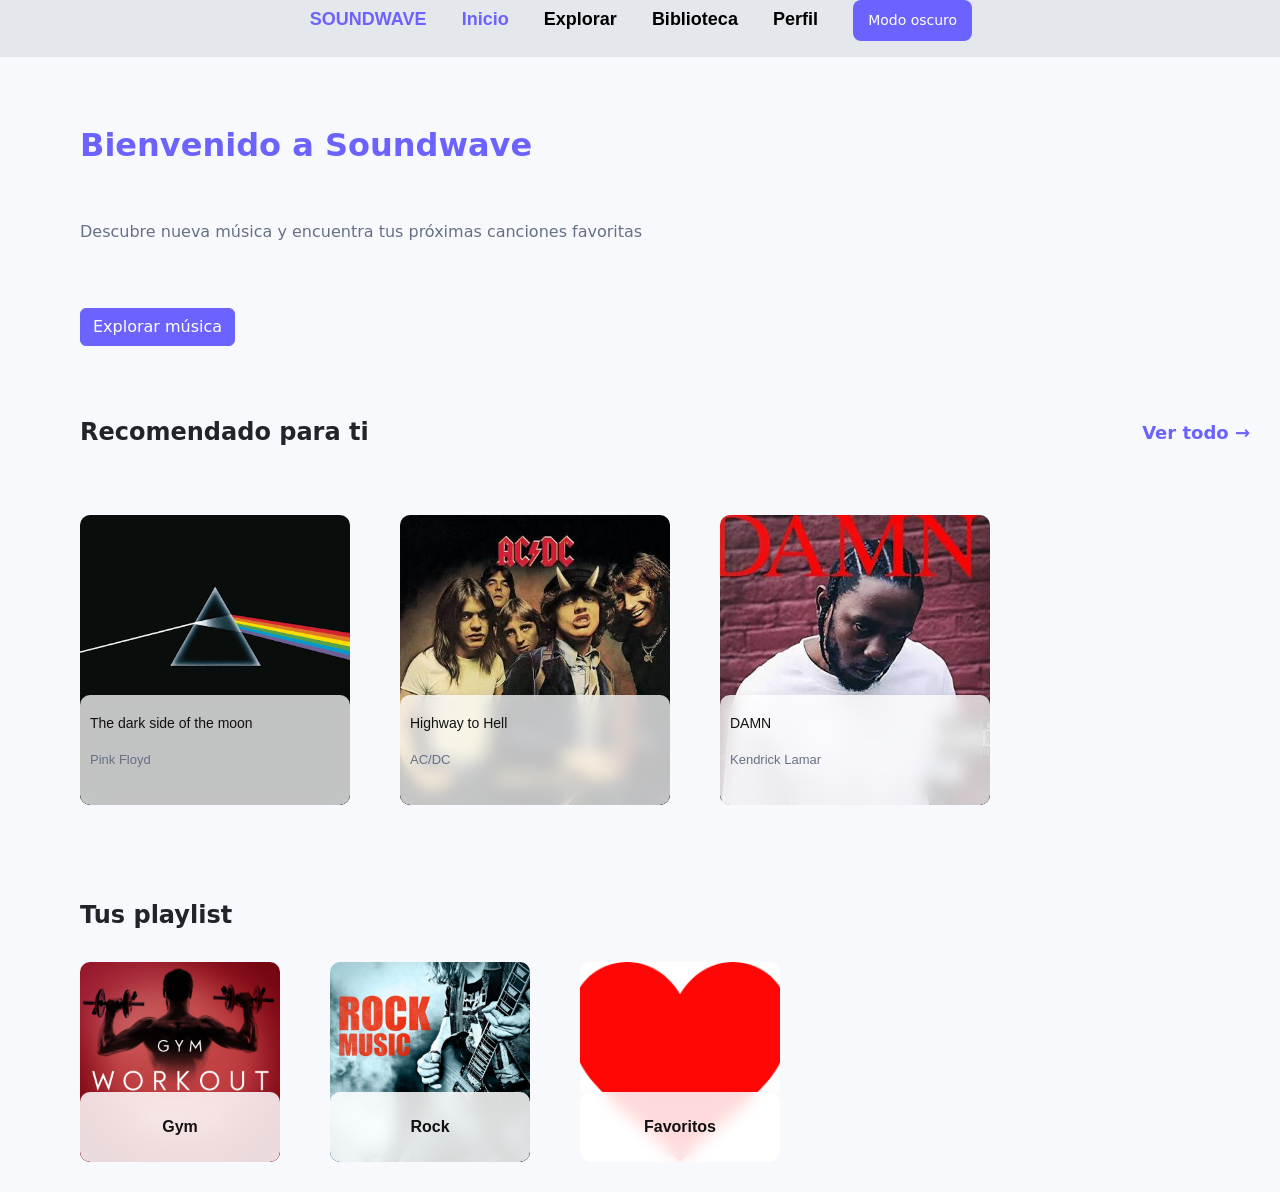
<file: index.html>
<!DOCTYPE html>
<html lang="es">

<head>
    <meta charset="UTF-8">
    <meta name="viewport" content="width=device-width, initial-scale=1.0">
    <title>Pagina de Inicio</title>
    <link href="css/miestilo.css" rel="stylesheet">
</head>

<body>

    <header class="menu">
        <nav>
            <ul class="lista-horizontal">
                <li class="logo"><a href="index.html">SOUNDWAVE</a></li>
                <li><a href="index.html" class="enlace-menu">Inicio</a></li>
                <li><a href="#Explorar" class="enlace-menu">Explorar</a></li>
                <li><a href="#Biblioteca" class="enlace-menu">Biblioteca</a></li>
                <li><a href="perfil.html" class="enlace-menu">Perfil</a></li>
                <li>
                    <button id="btnTema" class="btn-tema" type="button">
                        Modo oscuro
                    </button>
                </li>
            </ul>
        </nav>
    </header>

    <main class="contenido-principal">

        <section class="Pagina-Inicio">

            <br><br><br><br>

            <h1 style="color: #6C63FF; font-size: 32px;">
                <strong>Bienvenido a Soundwave</strong>
            </h1>

            <br><br>

            <p style="color: #667085">
                Descubre nueva música y encuentra tus próximas canciones favoritas
            </p>

            <br><br>

            <button type="button" class="btn btn-primary">
                Explorar música
            </button>

            <br><br><br><br>

            <div class="cabecera-recomendados">
                <h2>Recomendado para ti</h2>
                <a href="#" class="ver-todo">Ver todo →</a>
            </div>

            <br><br>

            <!-- Álbumes recomendados -->
            <article class="imagenes">

                <div class="tarjeta-album">
                    <img src="imagenes/images.png" alt="Album de Pink Floyd">

                    <div class="info-album">
                        <h3>The dark side of the moon</h3>
                        <p>Pink Floyd</p>
                    </div>
                </div>

                <div class="tarjeta-album">
                    <img src="imagenes/images.jpg" alt="Album de AC/DC">

                    <div class="info-album">
                        <h3>Highway to Hell</h3>
                        <p>AC/DC</p>
                    </div>
                </div>

                <div class="tarjeta-album">
                    <img src="imagenes/images3.jpg" alt="Album de Kendrick Lamar">

                    <div class="info-album">
                        <h3>DAMN</h3>
                        <p>Kendrick Lamar</p>
                    </div>
                </div>

            </article>

            <br><br><br><br>

            <!-- Tus playlist -->
            <h2 style="font-size: 1.5rem">
                <strong>Tus playlist</strong>
            </h2>

            <br>

            <article class="imagenes-playlist">

                <div class="tarjeta-playlist">
                    <img src="imagenes/gym.jpg" alt="Playlist de gimnasio" width="200" height="200">
                    <div class="info-playlist">
                        <h3>Gym</h3>
                    </div>
                </div>

                <div class="tarjeta-playlist">
                    <img src="imagenes/rock.jpg" alt="Playlist de rock" width="200" height="200">
                    <div class="info-playlist">
                        <h3>Rock</h3>
                    </div>
                </div>

                <div class="tarjeta-playlist">
                    <img src="imagenes/corazon.png" alt="Playlist de favoritos" width="200" height="200">
                    <div class="info-playlist">
                        <h3>Favoritos</h3>
                    </div>
                </div>

            </article>

        </section>

    </main>
<script src="js/menu.js"></script>
<script src="js/modoOscuro.js"></script>
</body>
</html>
</file>
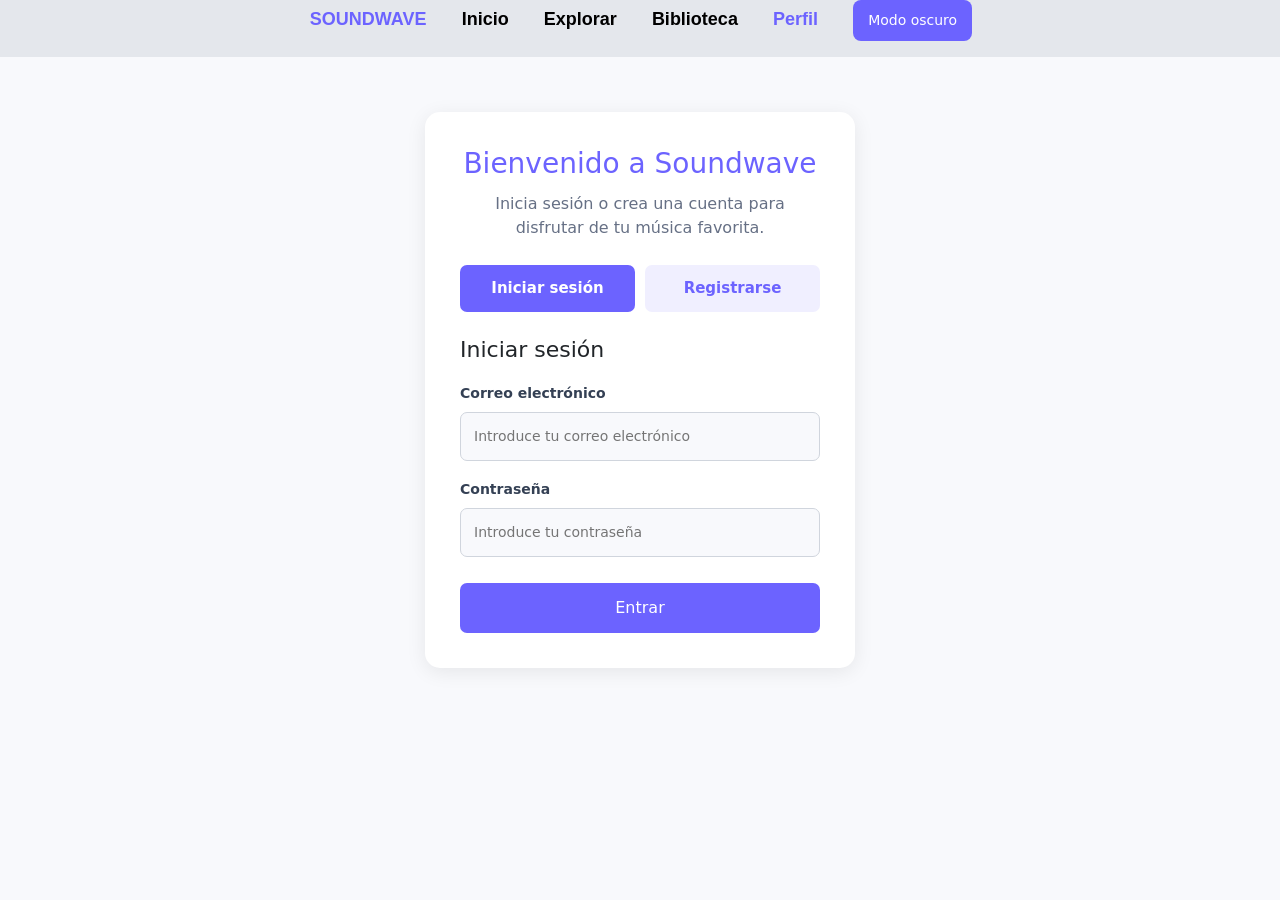
<file: perfil.html>
<!DOCTYPE html>
<html lang="es">

<head>
    <meta charset="UTF-8">
    <meta name="viewport" content="width=device-width, initial-scale=1.0">
    <title>Perfil - Soundwave</title>
    <link href="css/miestilo.css" rel="stylesheet">
</head>

<body>

    <!-- MENÚ DE NAVEGACIÓN -->
    <header class="menu">
        <nav>
            <ul class="lista-horizontal">
                <li class="logo">
                    <a href="index.html">SOUNDWAVE</a>
                </li>

                <li><a href="index.html" class="enlace-menu">Inicio</a></li>
                <li><a href="#Explorar" class="enlace-menu">Explorar</a></li>
                <li><a href="#Biblioteca" class="enlace-menu">Biblioteca</a></li>
                <li><a href="perfil.html" class="enlace-menu">Perfil</a></li>
                <li>
                    <button id="btnTema" class="btn-tema" type="button">
                        Modo oscuro
                    </button>
                </li>
            </ul>
        </nav>
    </header>

    <!-- CONTENIDO DEL PERFIL -->
    <main class="contenedor-perfil">

        <section class="tarjeta-perfil">

            <h1>Bienvenido a Soundwave</h1>

            <p class="descripcion">
                Inicia sesión o crea una cuenta para disfrutar de tu música favorita.
            </p>

            <!-- BOTONES PARA CAMBIAR DE FORMULARIO -->
            <div class="opciones-perfil">

                <button type="button" id="btnLogin" class="activo"
                    onclick="mostrarLogin()">
                    Iniciar sesión
                </button>

                <button type="button" id="btnRegistro"
                    onclick="mostrarRegistro()">
                    Registrarse
                </button>

            </div>

            <!-- FORMULARIO DE INICIO DE SESIÓN -->
            <form id="formLogin">

                <h2>Iniciar sesión</h2>

                <div class="campo-formulario">
                    <label for="emailLogin">Correo electrónico</label>

                    <input type="email" id="emailLogin"
                        placeholder="Introduce tu correo electrónico" required>
                </div>

                <div class="campo-formulario">
                    <label for="passwordLogin">Contraseña</label>

                    <input type="password" id="passwordLogin"
                        placeholder="Introduce tu contraseña" required>
                </div>

                <button type="submit" class="btn-perfil">
                    Entrar
                </button>

            </form>

            <!-- FORMULARIO DE REGISTRO -->
            <form id="formRegistro" style="display: none;">

                <h2>Crear una cuenta</h2>

                <div class="campo-formulario">
                    <label for="nombre">Nombre</label>

                    <input type="text" id="nombre"
                        placeholder="Introduce tu nombre" required>
                </div>

                <div class="campo-formulario">
                    <label for="emailRegistro">Correo electrónico</label>

                    <input type="email" id="emailRegistro"
                        placeholder="Introduce tu correo electrónico" required>
                </div>

                <div class="campo-formulario">
                    <label for="passwordRegistro">Contraseña</label>

                    <input type="password" id="passwordRegistro"
                        placeholder="Crea una contraseña" required minlength="6">
                </div>

                <div class="campo-formulario">
                    <label for="repassword">Repetir contraseña</label>

                    <input type="password" id="repassword"
                        placeholder="Repite tu contraseña" required minlength="6">
                </div>

                <button type="submit" class="btn-perfil">
                    Crear cuenta
                </button>

            </form>

        </section>

    </main>
<script src="js/menu.js"></script>
<script src="js/perfil.js"></script>
<script src="js/modoOscuro.js"></script>
</body>
</html>
</file>
